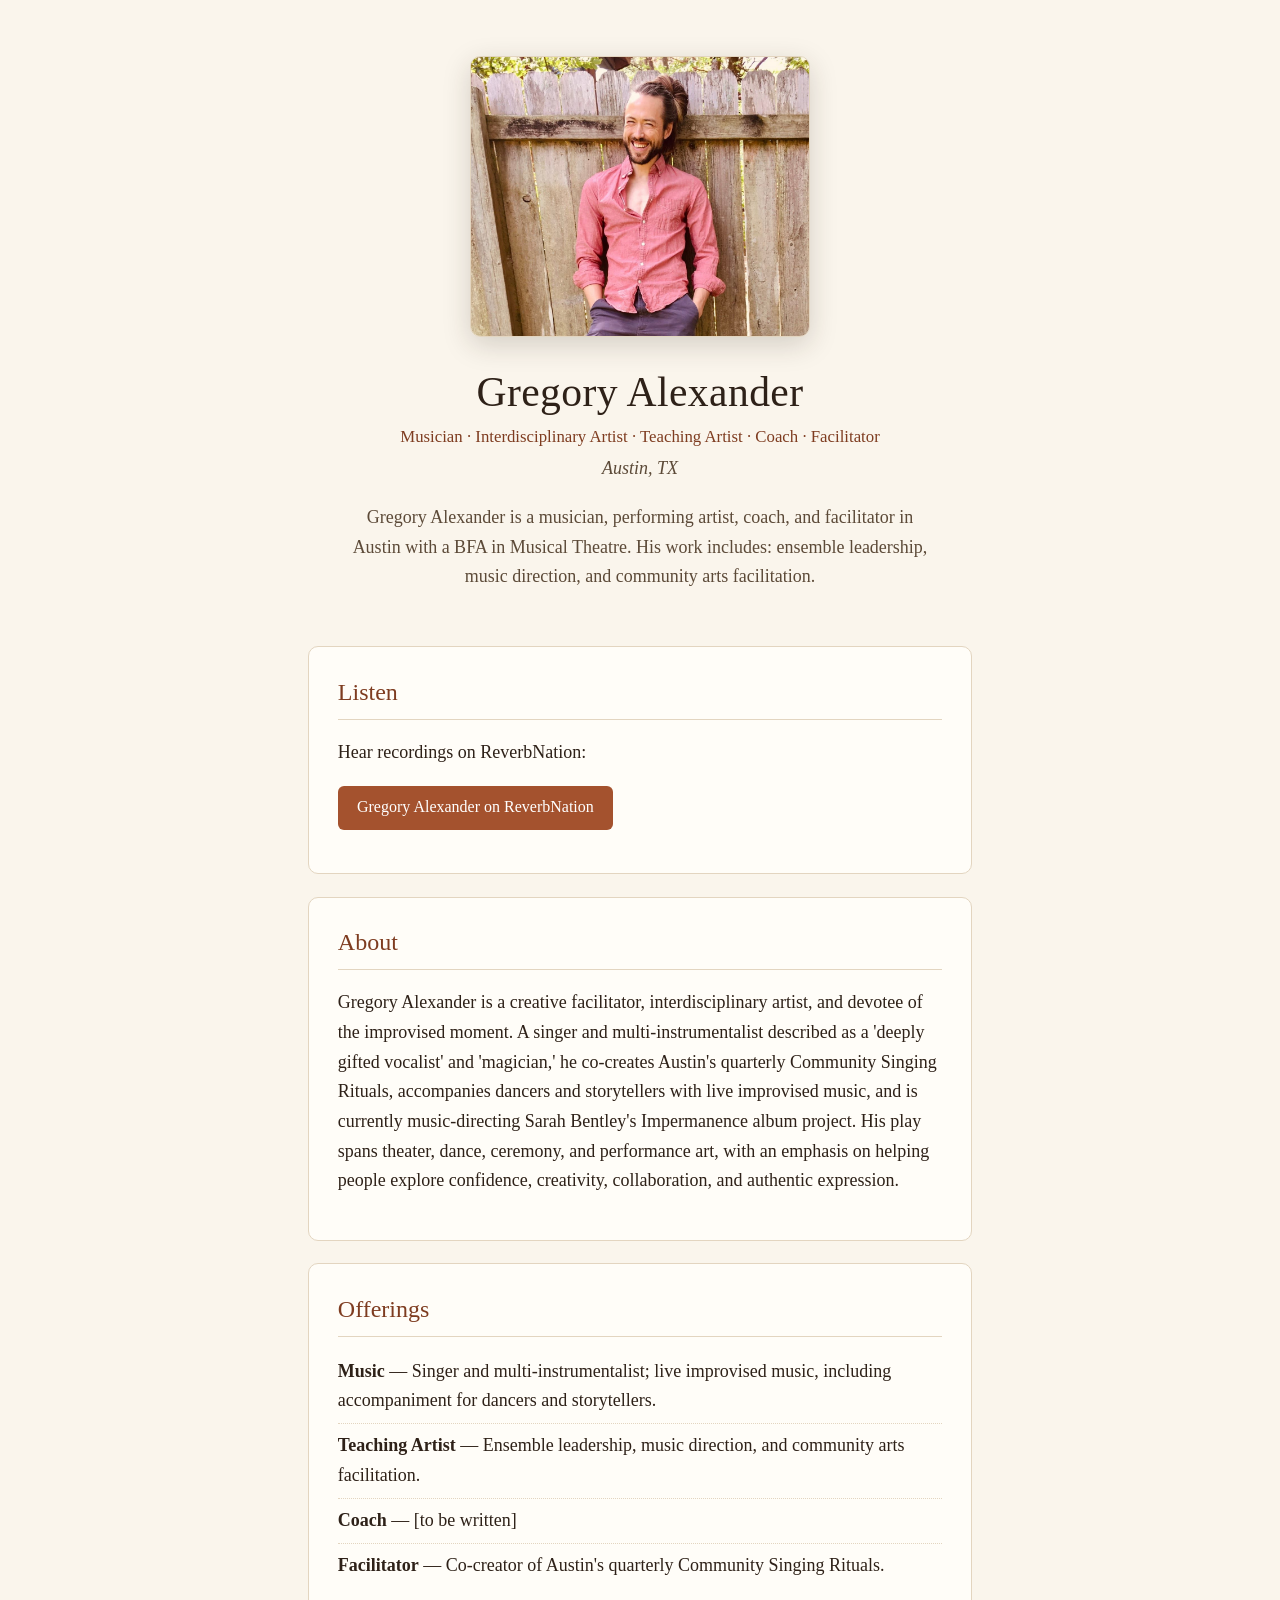
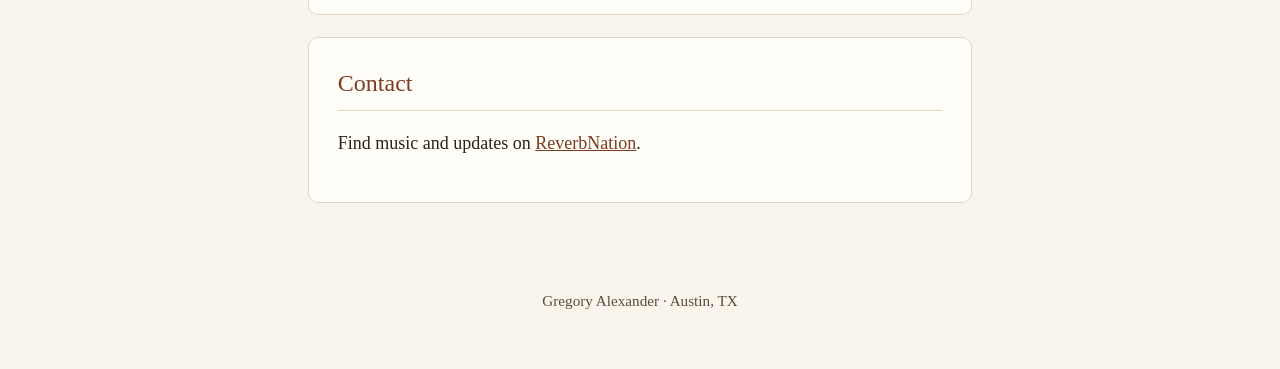
<file: index.html>
<!DOCTYPE html>
<!--
  NOTES FOR FUTURE EDITORS (human or AI):
  - Canonical copy rule: this folder (site/) is the single canonical copy of the
    website. It becomes the contents of the GitHub repository under Gregory
    Alexander's own GitHub account. Always edit these files (or their repo
    copies), never a side copy, so there is only ever one current version.
  - Record suggestions and decisions in DECISIONS.md (same folder) so the
    intent behind changes travels with the site.
  - Working norm: whoever saves changes tells the other person (see DECISIONS.md).
-->
<html lang="en">
<head>
<meta charset="utf-8">
<meta name="viewport" content="width=device-width, initial-scale=1">
<title>Gregory Alexander — Musician · Interdisciplinary Artist · Teaching Artist · Coach · Facilitator</title>
<meta name="description" content="Gregory Alexander is a musician, performing artist, coach, and facilitator in Austin with a BFA in Musical Theatre.">
<link rel="stylesheet" href="styles.css">
</head>
<body>

<header class="hero">
  <img class="portrait" src="assets/gregory-portrait.jpg" alt="Portrait of Gregory Alexander" width="1200" height="990">
  <h1>Gregory Alexander</h1>
  <p class="titles">Musician · Interdisciplinary Artist · Teaching Artist · Coach · Facilitator</p>
  <p class="location">Austin, TX</p>
  <p class="intro">Gregory Alexander is a musician, performing artist, coach, and facilitator in Austin with a BFA in Musical Theatre. His work includes: ensemble leadership, music direction, and community arts facilitation.</p>
</header>

<main>

  <section id="listen">
    <h2>Listen</h2>
    <p>Hear recordings on ReverbNation:</p>
    <p><a class="button" href="https://www.reverbnation.com/gregoryalexanderofficial">Gregory Alexander on ReverbNation</a></p>
  </section>

  <section id="about">
    <h2>About</h2>
    <p>Gregory Alexander is a creative facilitator, interdisciplinary artist, and devotee of the improvised moment. A singer and multi-instrumentalist described as a 'deeply gifted vocalist' and 'magician,' he co-creates Austin's quarterly Community Singing Rituals, accompanies dancers and storytellers with live improvised music, and is currently music-directing Sarah Bentley's Impermanence album project. His play spans theater, dance, ceremony, and performance art, with an emphasis on helping people explore confidence, creativity, collaboration, and authentic expression.</p>
  </section>

  <section id="offerings">
    <h2>Offerings</h2>
    <ul class="offerings">
      <li><strong>Music</strong> — Singer and multi-instrumentalist; live improvised music, including accompaniment for dancers and storytellers.</li>
      <li><strong>Teaching Artist</strong> — Ensemble leadership, music direction, and community arts facilitation.</li>
      <li><strong>Coach</strong> — [to be written]</li>
      <li><strong>Facilitator</strong> — Co-creator of Austin's quarterly Community Singing Rituals.</li>
    </ul>
  </section>

  <section id="contact">
    <h2>Contact</h2>
    <!-- Contact email: awaiting Greg's decision on whether an email address
         appears here, and which one. Left out for now on purpose. -->
    <p>Find music and updates on <a href="https://www.reverbnation.com/gregoryalexanderofficial">ReverbNation</a>.</p>
  </section>

</main>

<footer>
  <p>Gregory Alexander · Austin, TX</p>
</footer>

</body>
</html>
</file>
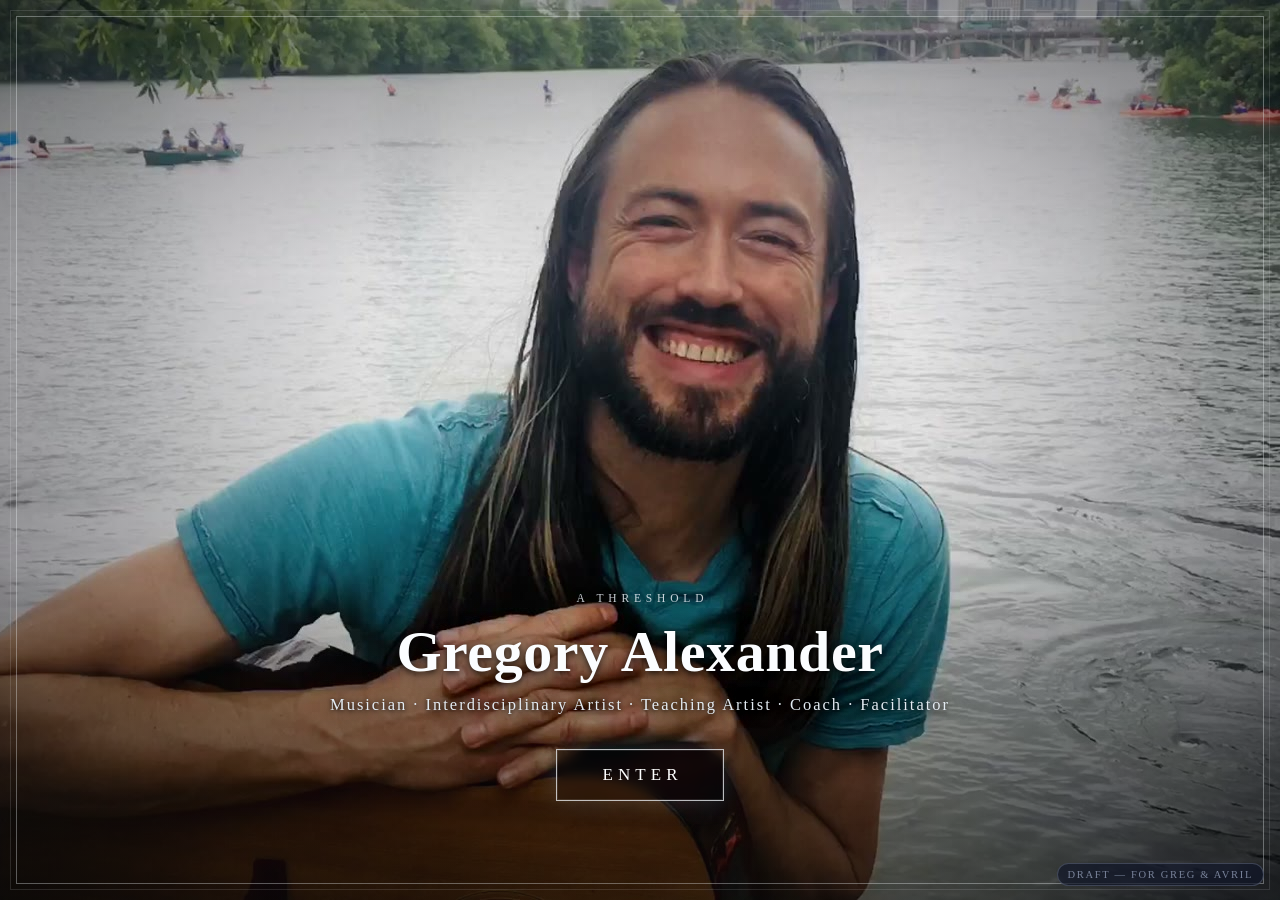
<file: draft-site/index.html>
<!DOCTYPE html>
<html lang="en">
<head>
<meta charset="utf-8">
<meta name="viewport" content="width=device-width, initial-scale=1">
<title>Gregory Alexander — musician · interdisciplinary artist · teaching artist · coach · facilitator</title>
<style>
  *{margin:0;padding:0;box-sizing:border-box;}
  html,body{min-height:100%;}
  body{background:#070b16;color:#e8e4d8;font-family:Georgia,'Times New Roman',serif;-webkit-font-smoothing:antialiased;}
  a{color:#f2d68c;}
  button{font-family:inherit;}

  /* ---------- persistent quiet nav ---------- */
  #nav{position:fixed;top:0;left:0;right:0;z-index:50;display:flex;justify-content:space-between;align-items:center;
    padding:13px 20px;background:linear-gradient(rgba(7,11,22,.88),rgba(7,11,22,0));}
  .cragSvg{display:none;}
  body.fieldOn #nav{background:#04060c;}
  body.fieldOn .cragSvg{display:block;position:absolute;left:0;top:100%;width:100%;height:44px;pointer-events:none;}
  #nav .name{letter-spacing:.22em;text-transform:uppercase;font-size:13px;color:#ece7d9;text-decoration:none;}
  #nav .links a{margin-left:18px;font-size:13.5px;font-style:italic;color:#b9c0d0;text-decoration:none;}
  #nav .links a:hover{color:#f2d68c;}

  .view{display:none;min-height:100vh;}
  .view.on{display:block;}

  /* ---------- cover ---------- */
  #cover{position:relative;overflow:hidden;}
  #cover .bg{position:absolute;inset:0;background:url('assets/fence.jpg') center 5%/cover no-repeat;opacity:.95;}
  #cover .veil{position:absolute;inset:0;background:linear-gradient(to bottom, rgba(7,11,22,.20), rgba(7,11,22,0) 30%, rgba(7,11,22,.52) 76%, rgba(7,11,22,.80));}
  #coverStars{position:absolute;inset:0;}
  #cover .inner{position:relative;z-index:3;min-height:100vh;display:flex;flex-direction:column;align-items:center;justify-content:flex-end;text-align:center;padding:90px 22px 7vh;}
  #cover h1{font-size:clamp(34px,6.2vw,60px);font-weight:700;letter-spacing:.2em;text-transform:uppercase;color:#f7f2e4;text-shadow:0 2px 6px rgba(0,0,0,.85),0 4px 34px rgba(0,0,0,.9);}
  #cover .titles{margin-top:12px;font-size:clamp(13.5px,1.9vw,17.5px);letter-spacing:.12em;color:#d6dce9;text-shadow:0 1px 4px rgba(0,0,0,.9),0 2px 18px rgba(0,0,0,.85);}
  #cover .knownfor{margin-top:30px;max-width:620px;font-style:italic;font-size:clamp(16.5px,2.3vw,20.5px);line-height:1.55;color:#efe9d8;text-shadow:0 1px 4px rgba(0,0,0,.9),0 2px 18px rgba(0,0,0,.9);}
  #cover .enter{margin-top:42px;display:flex;gap:14px;flex-wrap:wrap;justify-content:center;}
  .btn{display:inline-block;padding:12px 26px;border:1px solid rgba(242,214,140,.65);border-radius:999px;color:#f2d68c;
    text-decoration:none;font-size:15.5px;letter-spacing:.04em;background:rgba(10,14,26,.55);cursor:pointer;}
  .btn:hover{background:rgba(242,214,140,.14);}
  .btn.plain{border-color:rgba(185,192,208,.4);color:#b9c0d0;}
  #cover .where{margin-top:36px;font-size:13px;letter-spacing:.18em;color:#8b94a9;text-transform:uppercase;}

  /* ---------- field ---------- */
  #fieldView{position:relative;overflow:hidden;background:linear-gradient(180deg,rgba(2,4,12,.62) 0%,rgba(2,4,12,0) 24%),linear-gradient(180deg,#0a1329 0%,#070e20 30%,#050a16 62%,#04060f 100%);}
  #dust{position:absolute;inset:0;z-index:0;}
  #field{position:absolute;inset:0;z-index:2;cursor:crosshair;}
  .phrase{position:absolute;transform:translate(-50%,-50%);white-space:nowrap;color:#aab4c8;background:none;border:none;
    font-family:inherit;cursor:pointer;padding:2px 4px;will-change:transform,opacity;user-select:none;-webkit-user-select:none;}
  .anchorWord{position:absolute;transform:translate(-50%,-50%);z-index:1;color:rgba(216,222,235,.17);letter-spacing:.3em;
    text-transform:uppercase;white-space:nowrap;pointer-events:none;user-select:none;}
  #fieldHead{position:absolute;top:78px;left:0;right:0;z-index:5;text-align:center;pointer-events:none;}
  #fieldHead h2{font-size:clamp(20px,3vw,30px);font-weight:normal;letter-spacing:.22em;text-transform:uppercase;color:#ece7d9;animation:fieldPhase 6.5s ease-in-out infinite alternate;
    text-shadow:0 0 22px rgba(7,11,22,.95);}
  #fieldHead p{margin-top:5px;font-style:italic;font-size:clamp(12px,1.5vw,14.5px);color:#98a2b8;text-shadow:0 0 14px rgba(7,11,22,.95);}
  #fieldHint{position:absolute;left:0;right:0;bottom:16px;z-index:5;text-align:center;font-style:italic;
    font-size:clamp(11.5px,1.4vw,13.5px);color:#79839a;pointer-events:none;text-shadow:0 0 12px rgba(7,11,22,.95);}

  @keyframes fieldPhase{from{opacity:.66;text-shadow:0 0 22px rgba(7,11,22,.95),0 0 10px rgba(236,231,217,.08);}to{opacity:1;text-shadow:0 0 22px rgba(7,11,22,.95),0 0 30px rgba(236,231,217,.30);}}

  /* ---------- micro card ---------- */
  #card{position:fixed;left:50%;top:50%;transform:translate(-50%,-50%) scale(.86);width:min(480px,calc(100vw - 32px));
    background:rgba(13,18,34,.97);border:1px solid rgba(242,214,140,.45);border-radius:14px;padding:20px 22px 16px;z-index:80;
    opacity:0;pointer-events:none;transition:opacity .38s ease,transform .38s cubic-bezier(.22,1.36,.36,1),box-shadow .38s ease;
    box-shadow:0 0 0 0 rgba(242,214,140,0),0 18px 50px rgba(0,0,0,.55);}
  #card.open{opacity:1;pointer-events:auto;transform:translate(-50%,-50%) scale(1);
    box-shadow:0 0 90px 14px rgba(242,214,140,.20),0 18px 50px rgba(0,0,0,.55);}
  #card{cursor:pointer;}
  #card h3{font-size:19px;font-weight:normal;color:#f2d68c;margin-bottom:8px;padding-right:26px;text-decoration:underline dotted rgba(242,214,140,.65);text-underline-offset:4px;}
  #card p{font-size:14.5px;line-height:1.55;color:#ddd8ca;}
  #card .more{display:inline-block;margin-top:13px;font-size:13.5px;font-style:italic;color:#f2d68c;text-decoration:none;border-bottom:1px dotted rgba(242,214,140,.6);cursor:pointer;background:none;border-top:none;border-left:none;border-right:none;padding:0;}
  #cardClose{position:absolute;top:9px;right:13px;background:none;border:none;color:#98a2b8;font-size:19px;cursor:pointer;}

  /* ---------- rooms ---------- */
  .roomWrap{max-width:760px;margin:0 auto;padding:110px 22px 70px;}
  .roomWrap .kick{font-size:12px;letter-spacing:.26em;text-transform:uppercase;color:#98a2b8;}
  .roomWrap h2{font-size:clamp(26px,4vw,36px);font-weight:normal;color:#f4efe2;margin:10px 0 6px;}
  .roomWrap .sub{font-style:italic;color:#c8cfdd;font-size:16.5px;margin-bottom:22px;}
  .roomWrap img.hero{width:100%;max-height:340px;object-fit:cover;border-radius:10px;margin:8px 0 26px;opacity:.92;}
  .roomWrap p{font-size:16.5px;line-height:1.68;color:#ddd8ca;margin-bottom:16px;}
  .roomWrap h4{font-weight:normal;font-style:italic;color:#f2d68c;font-size:17.5px;margin:26px 0 8px;}
  .roomWrap ul{margin:0 0 16px 20px;}
  .roomWrap li{font-size:16px;line-height:1.6;color:#ddd8ca;margin-bottom:5px;}
  .waysIn{display:flex;flex-wrap:wrap;gap:9px;margin:6px 0 20px;}
  .waysIn button{background:rgba(16,22,40,.85);border:1px solid rgba(217,210,192,.3);border-radius:999px;color:#d9d2c0;
    font-size:13.5px;padding:6px 14px;cursor:pointer;}
  .waysIn button:hover{border-color:rgba(242,214,140,.8);color:#f2d68c;}
  .reach{margin-top:34px;border-top:1px solid rgba(217,210,192,.22);padding-top:20px;}
  .reach p{font-size:15.5px;}
  .reach .big{font-size:17.5px;color:#f4efe2;}
  .sideways{margin-top:26px;font-style:italic;font-size:14.5px;color:#98a2b8;}
  .sideways a{color:#b9c0d0;}

  /* ---------- everything / about ---------- */
  .pageWrap{max-width:820px;margin:0 auto;padding:110px 22px 70px;}
  .pageWrap h2{font-size:clamp(24px,3.6vw,32px);font-weight:normal;color:#f4efe2;letter-spacing:.14em;text-transform:uppercase;margin-bottom:8px;}
  .pageWrap .lede{font-style:italic;color:#c8cfdd;margin-bottom:10px;font-size:16px;}
  .pageWrap h3{font-weight:normal;font-size:25px;letter-spacing:.03em;color:#f2d68c;margin:38px 0 12px;}
  .pageWrap h3 a{color:#f2d68c;text-decoration:none;border-bottom:1px dotted rgba(242,214,140,.5);}
  .pageWrap .phr{display:inline-block;margin:0 14px 9px 0;font-size:15.5px;color:#d9d2c0;text-decoration:none;border-bottom:1px dotted rgba(217,210,192,.35);cursor:pointer;background:none;border-top:none;border-left:none;border-right:none;padding:0;}
  .pageWrap .phr:hover{color:#f2d68c;}
  .pageWrap p{font-size:16.5px;line-height:1.68;color:#ddd8ca;margin-bottom:16px;}
  .pageWrap img.hero{width:100%;max-height:360px;object-fit:cover;border-radius:10px;margin:10px 0 24px;}
  #draftTag{position:fixed;bottom:14px;right:16px;z-index:90;font-size:10.5px;letter-spacing:.16em;color:#79839a;
    border:1px solid rgba(121,131,154,.4);border-radius:999px;padding:5px 10px;background:rgba(16,22,40,.7);}

  /* ---------- light rooms: possibility, crystallized ---------- */
  #roomView,#everythingView,#aboutView,#basicsView{background:linear-gradient(180deg,#faf2df,#f5e7cb 55%,#efdcba);color:#2e2119;}
  #roomView .roomWrap h2,#everythingView .pageWrap h2,#aboutView .pageWrap h2,#basicsView .pageWrap h2{color:#33231a;}
  .roomWrap .kick{color:#a05a2c;}
  #roomView .roomWrap .sub,#everythingView .pageWrap .lede,#aboutView .pageWrap .lede,#basicsView .pageWrap .lede{color:#71563c;}
  #roomView .roomWrap p,#roomView .roomWrap li,#everythingView .pageWrap p,#aboutView .pageWrap p,#basicsView .pageWrap p{color:#41321f;}
  #roomView .roomWrap h4{color:#b3541e;}
  #roomView .roomWrap img.hero{opacity:1;box-shadow:0 10px 34px rgba(90,55,15,.25);}
  #everythingView .pageWrap img.hero,#aboutView .pageWrap img.hero,#basicsView .pageWrap img.hero{box-shadow:0 10px 34px rgba(90,55,15,.22);}
  #roomView .waysIn button{background:rgba(255,252,244,.85);border-color:rgba(122,84,40,.45);color:#5a4028;}
  #roomView .waysIn button:hover{border-color:#b3541e;color:#b3541e;}
  #roomView .reach,#everythingView .reach,#aboutView .reach,#basicsView .reach{border-top-color:rgba(122,84,40,.35);}
  #roomView .reach .big,#everythingView .reach .big,#aboutView .reach .big,#basicsView .reach .big{color:#33231a;}
  #roomView a,#everythingView a,#aboutView a,#basicsView a{color:#9a4a12;}
  #roomView .sideways{color:#8a6c4c;} #roomView .sideways a{color:#9a4a12;}
  #everythingView .pageWrap h3{color:#8a3c0c;} #everythingView .pageWrap h3 a{color:#8a3c0c;border-bottom-color:rgba(154,74,18,.5);}
  #everythingView .pageWrap .phr{color:#5a4632;border-bottom-color:rgba(122,84,40,.4);}
  #everythingView .pageWrap .phr:hover{color:#b3541e;}
  body.lightnav #nav{background:linear-gradient(rgba(250,242,223,.94),rgba(250,242,223,0));}
  body.lightnav #nav .name{color:#4a3220;}
  body.lightnav #nav .links a{color:#7a5a38;}
  body.lightnav #nav .links a:hover{color:#b3541e;}
  /* ---------- basics ---------- */
  .hireCards{display:grid;grid-template-columns:repeat(auto-fit,minmax(215px,1fr));gap:16px;margin:22px 0 8px;}
  .hireCard{display:block;background:rgba(255,252,244,.9);border:1px solid rgba(122,84,40,.35);border-radius:12px;overflow:hidden;text-decoration:none;box-shadow:0 6px 22px rgba(90,55,15,.13);}
  .hireCard img{width:100%;height:130px;object-fit:cover;display:block;}
  .hireCard .hc{padding:13px 16px 15px;}
  .hireCard h4{font-weight:normal;font-size:19px;color:#8a3c0c;margin-bottom:4px;}
  .hireCard p{font-size:14.5px;line-height:1.5;color:#5a4632;margin:0;}
  .hireCard .go{display:inline-block;margin-top:9px;font-style:italic;font-size:13.5px;color:#b3541e;}
  .albumBox{display:flex;gap:20px;flex-wrap:wrap;align-items:flex-start;background:rgba(255,252,244,.9);border:1px solid rgba(122,84,40,.35);border-radius:12px;padding:18px;margin:14px 0 6px;box-shadow:0 6px 22px rgba(90,55,15,.13);}
  .albumBox img{width:150px;height:150px;object-fit:cover;border-radius:8px;}
  .albumBox .tracks{flex:1;min-width:240px;}
  .albumBox .trk{margin-bottom:12px;}
  .albumBox .trk .tt{font-size:15.5px;color:#41321f;margin-bottom:4px;}
  .albumBox audio{width:100%;height:34px;}
  .companyRow{display:flex;gap:14px;overflow-x:auto;padding:6px 2px 14px;margin:8px 0 4px;}
  .companyCard{flex:0 0 168px;background:rgba(255,252,244,.9);border:1px solid rgba(122,84,40,.3);border-radius:10px;overflow:hidden;}
  .companyCard img{width:100%;height:110px;object-fit:cover;display:block;}
  .companyCard .cn{padding:9px 12px;font-size:14.5px;color:#41321f;}
  .companyNote{font-style:italic;color:#7a5a38;font-size:14.5px;margin:-4px 0 12px;}
  .photoStrip{display:grid;grid-template-columns:repeat(auto-fit,minmax(150px,1fr));gap:10px;margin:14px 0 6px;}
  .photoStrip img{width:100%;height:150px;object-fit:cover;border-radius:8px;display:block;}
  .basicsSec{font-weight:normal;font-size:23px;color:#8a3c0c;margin:36px 0 6px;}
  .vidWrap{position:relative;padding-top:56.25%;margin:8px 0 20px;}
  .vidWrap iframe{position:absolute;inset:0;width:100%;height:100%;border:0;border-radius:10px;box-shadow:0 10px 30px rgba(90,55,15,.22);}
  .vidWrap video{position:absolute;inset:0;width:100%;height:100%;border:0;border-radius:10px;object-fit:cover;background:#000;box-shadow:0 10px 30px rgba(90,55,15,.22);}
  #fieldView{touch-action:none;}
  @media (max-width:640px){ .anchorWord{color:rgba(216,222,235,.26);} }
  /* PORTAL */
  #portalView{position:relative;overflow:hidden;background:#060809 url('assets/lake-poster.jpg') center/cover no-repeat;}
  #portalView .pVid{position:absolute;inset:0;}
  #portalView .pVid video{width:100%;height:100%;object-fit:cover;display:block;}
  #portalView .pVeil{position:absolute;inset:0;background:radial-gradient(ellipse at 50% 42%, rgba(4,8,10,0) 30%, rgba(4,8,10,.38) 78%, rgba(3,6,8,.72) 100%),linear-gradient(rgba(4,8,10,.20), rgba(4,8,10,0) 30%, rgba(4,8,10,0) 62%, rgba(4,8,10,.45));}
  #portalView .pFrame{position:absolute;inset:16px;border:1px solid rgba(240,246,250,.34);outline:1px solid rgba(240,246,250,.12);outline-offset:5px;pointer-events:none;}
  #portalView .pInner{position:relative;z-index:3;min-height:100vh;min-height:100svh;display:flex;flex-direction:column;align-items:center;justify-content:flex-end;text-align:center;padding:0 20px 11vh;}
  #portalView .pKick{font-size:11.5px;letter-spacing:.42em;text-transform:uppercase;color:rgba(233,240,246,.85);text-shadow:0 1px 8px rgba(0,0,0,.8);margin-bottom:14px;text-indent:.42em;}
  #portalView h1{font-weight:600;font-size:clamp(34px,6vw,58px);color:#fbfdff;text-shadow:0 2px 6px rgba(0,0,0,.75),0 4px 34px rgba(0,0,0,.8);letter-spacing:.01em;}
  #portalView .pTitles{margin-top:10px;font-size:clamp(12.5px,1.8vw,16.5px);letter-spacing:.12em;color:#e3ebf2;text-shadow:0 1px 4px rgba(0,0,0,.9),0 2px 18px rgba(0,0,0,.85);}
  #portalView .pEnter{margin-top:34px;display:inline-block;font-size:17px;letter-spacing:.30em;text-indent:.30em;text-transform:uppercase;color:#fdfefe;text-decoration:none;padding:15px 40px;border:1px solid rgba(244,249,252,.75);background:rgba(10,16,20,.22);backdrop-filter:blur(6px);-webkit-backdrop-filter:blur(6px);box-shadow:0 0 0 1px rgba(255,255,255,.10) inset,0 0 26px rgba(190,220,240,.18);transition:all .35s ease;}
  #portalView .pEnter:hover{background:rgba(240,248,252,.16);box-shadow:0 0 0 1px rgba(255,255,255,.22) inset,0 0 40px rgba(190,220,240,.35);}
  body.portalOn #nav{display:none;}
  @media (max-width:640px){ #portalView .pFrame{inset:10px;} #portalView .pInner{padding-bottom:9vh;} }
  /* BASICS — lamplit cottage warmth (subtle pass, Nov 25) */
  #basicsView{background:radial-gradient(1100px 480px at 50% -60px, rgba(255,193,105,.38), rgba(255,193,105,0) 62%),linear-gradient(180deg,#faeed4,#f4e1ba 55%,#eccd9f);}
  #basicsView .pageWrap h2{color:#4a2c12;}
  #basicsView .pageWrap h3{color:#7a4416;}
  #basicsView .hireCard{border:1px solid rgba(166,98,32,.38);box-shadow:0 8px 26px rgba(150,84,18,.14);}
  #basicsView .companyCard{border-color:rgba(166,98,32,.30);}
  #basicsView .photoStrip img{box-shadow:0 4px 16px rgba(120,64,14,.20);}
</style>
</head>
<body>

<nav id="nav">
  <a class="name" href="#cover">Gregory Alexander</a>
  <div class="links">
    <a href="#field">The field</a><a href="#basics">The basics</a><a href="#everything">Everything</a><a href="#about">About</a><a href="mailto:gregalexanderheartsyou@gmail.com">Contact</a>
  </div>

  <svg class="cragSvg" viewBox="0 0 1440 48" preserveAspectRatio="none" aria-hidden="true"><path d="M0,0 L1440,0 L1440,4.6 L1434,4.3 L1428,4.1 L1422,4 L1416,3.9 L1410,3.8 L1404,3.9 L1398,4.3 L1392,4.4 L1386,4.4 L1380,4.8 L1374,5.1 L1368,5.4 L1362,5.5 L1356,5.7 L1350,5.8 L1344,5.6 L1338,5.5 L1332,5.2 L1326,5.5 L1320,5.8 L1314,5.6 L1308,5.6 L1302,5.8 L1296,6 L1290,6.3 L1284,6.3 L1278,5.9 L1272,6 L1266,6.3 L1260,6.2 L1254,6.1 L1248,6 L1242,6 L1236,6.2 L1230,6.4 L1224,6.8 L1218,7 L1212,6.9 L1206,7 L1200,7.3 L1194,7.1 L1188,6.9 L1182,6.9 L1176,6.8 L1170,6.7 L1164,6.7 L1158,7 L1152,6.9 L1146,6.4 L1140,6.2 L1134,6 L1128,6 L1122,5.9 L1116,5.6 L1110,5.4 L1104,5.3 L1098,5.4 L1092,6 L1086,6.2 L1080,6 L1074,6.1 L1068,6.5 L1062,6.4 L1056,6.3 L1050,6.3 L1044,6.4 L1038,6.4 L1032,6.5 L1026,6.8 L1020,7 L1014,7.3 L1008,7.3 L1002,7 L996,7 L990,7.1 L984,7.4 L978,7.7 L972,7.4 L966,7.4 L960,7.6 L954,7.9 L948,8.7 L942,8.9 L936,9 L930,9 L924,9 L918,9.7 L912,10.2 L906,10.4 L900,10.5 L894,10.7 L888,10.7 L882,10.4 L876,10.4 L870,10.5 L864,10.4 L858,10.3 L852,9.9 L846,9.5 L840,9.2 L834,9 L828,8.8 L822,8.7 L816,8.3 L810,8.3 L804,8.3 L798,8 L792,7.7 L786,8.1 L780,8.4 L774,8 L768,7.9 L762,8.3 L756,8.3 L750,8.2 L744,8.1 L738,8.1 L732,7.8 L726,7.5 L720,7.5 L714,7.6 L708,7.2 L702,7.2 L696,7.4 L690,7.5 L684,7.8 L678,7.9 L672,8 L666,7.9 L660,7.8 L654,7.9 L648,8 L642,7.8 L636,7.6 L630,7.3 L624,7.2 L618,7.3 L612,7.1 L606,6.9 L600,7.1 L594,7.3 L588,7.4 L582,7.4 L576,7.4 L570,7.3 L564,7.4 L558,7.6 L552,8 L546,7.9 L540,7.5 L534,7.5 L528,7.4 L522,7.5 L516,7.4 L510,6.9 L504,6.6 L498,7 L492,6.8 L486,6 L480,5.6 L474,5.1 L468,4.8 L462,4.5 L456,4.4 L450,4.4 L444,4.7 L438,5 L432,5 L426,5.3 L420,5.7 L414,6 L408,6.5 L402,6.4 L396,6.3 L390,6.1 L384,6 L378,6.4 L372,6.6 L366,6.6 L360,6.5 L354,6.1 L348,6 L342,6 L336,5.8 L330,5.5 L324,5.6 L318,5.6 L312,5.6 L306,5.7 L300,6.1 L294,6.3 L288,6.5 L282,6.6 L276,6.6 L270,6.7 L264,6.7 L258,7 L252,7.3 L246,7.1 L240,7.1 L234,7.1 L228,7.2 L222,7.4 L216,7.2 L210,7 L204,6.6 L198,6.1 L192,5.8 L186,5.6 L180,5.4 L174,5.3 L168,5.7 L162,5.6 L156,4.8 L150,4.5 L144,4.3 L138,4.2 L132,4.2 L126,4.1 L120,4 L114,3.7 L108,3.6 L102,3.8 L96,3.9 L90,3.7 L84,3.7 L78,3.6 L72,4.1 L66,4.9 L60,5.1 L54,5.4 L48,6 L42,6.3 L36,6.2 L30,6.1 L24,5.8 L18,5.8 L12,6.1 L6,6 L0,5.9 Z" fill="#0a1428"/><path d="M0,0 L1440,0 L1440,28.5 L1434,28 L1428,27.9 L1422,28.6 L1416,28.6 L1410,28.2 L1404,28.3 L1398,29.1 L1392,28.6 L1386,28.1 L1380,26.3 L1374,24.8 L1368,25.2 L1362,25.1 L1356,24.9 L1350,24.8 L1344,25.3 L1338,25.2 L1332,24.8 L1326,24.6 L1320,24.2 L1314,23.8 L1308,23.3 L1302,21.8 L1296,21.2 L1290,22.1 L1284,23.1 L1278,24.5 L1272,25.4 L1266,25.8 L1260,26.5 L1254,26.7 L1248,26.2 L1242,25.7 L1236,27.1 L1230,27.3 L1224,25.9 L1218,25.2 L1212,25 L1206,23.7 L1200,21.7 L1194,20.9 L1188,20.2 L1182,17.6 L1176,15.7 L1170,16.6 L1164,17.1 L1158,17.2 L1152,17.1 L1146,16.3 L1140,16 L1134,15.7 L1128,16.4 L1122,17.6 L1116,16.3 L1110,15.5 L1104,16 L1098,16.8 L1092,18.3 L1086,19.5 L1080,20.6 L1074,21.4 L1068,22.6 L1062,22.7 L1056,22.2 L1050,21.6 L1044,20.7 L1038,19.7 L1032,18.8 L1026,17.5 L1020,17.3 L1014,18.1 L1008,18.2 L1002,18 L996,17.8 L990,17.4 L984,16.6 L978,15.8 L972,14.9 L966,14.1 L960,14 L954,13.4 L948,12.7 L942,12.1 L936,11.6 L930,10.9 L924,10.2 L918,9.7 L912,9.7 L906,9.4 L900,9.2 L894,9.3 L888,9.1 L882,8.7 L876,8.6 L870,8.8 L864,8.7 L858,8.6 L852,8.7 L846,8.9 L840,8.9 L834,8.9 L828,8.9 L822,9.2 L816,9.9 L810,10.3 L804,10.4 L798,10.5 L792,10.5 L786,10.9 L780,11.2 L774,11.1 L768,11 L762,10.5 L756,10.3 L750,9.9 L744,9.5 L738,9.1 L732,9 L726,9 L720,8.8 L714,8.6 L708,8.4 L702,8.2 L696,8.3 L690,8.1 L684,7.7 L678,7.6 L672,7.6 L666,7.8 L660,7.9 L654,7.9 L648,7.9 L642,7.7 L636,7.4 L630,7.2 L624,7 L618,7 L612,6.9 L606,7 L600,6.9 L594,6.8 L588,6.6 L582,6.5 L576,6.4 L570,6.4 L564,6.5 L558,6.5 L552,6.5 L546,6.9 L540,7.6 L534,7.7 L528,7.7 L522,7.3 L516,7.3 L510,8.2 L504,8.9 L498,8.8 L492,9.1 L486,9.4 L480,9.8 L474,10.3 L468,10.4 L462,10.5 L456,10.4 L450,10.6 L444,10.8 L438,11.4 L432,13.3 L426,14.1 L420,13.9 L414,14.5 L408,15.5 L402,16.6 L396,17.6 L390,19.4 L384,20.7 L378,20.4 L372,20 L366,18.9 L360,18.5 L354,18.4 L348,17.9 L342,17.9 L336,17.4 L330,17.1 L324,18.6 L318,20.2 L312,19.8 L306,20.5 L300,22.9 L294,23.9 L288,23 L282,24.5 L276,27.2 L270,28.3 L264,29.3 L258,29.5 L252,29.8 L246,29.6 L240,29.8 L234,30.8 L228,30.9 L222,30.1 L216,29.9 L210,30.4 L204,30.2 L198,30.2 L192,29 L186,28 L180,26.8 L174,25.8 L168,25.8 L162,25.3 L156,25 L150,24.9 L144,25.3 L138,24.4 L132,23.2 L126,22.9 L120,22.6 L114,21.9 L108,21.5 L102,21.3 L96,21.4 L90,21.6 L84,22.1 L78,23.2 L72,22.1 L66,20.4 L60,17.5 L54,14.8 L48,13.8 L42,12.7 L36,12.1 L30,11.5 L24,10.9 L18,10.7 L12,10.4 L6,11 L0,11.7 Z" fill="#010204"/></svg>
</nav>

<!-- PORTAL -->
<section class="view" id="portalView">
  <div class="pVid"><video autoplay muted loop playsinline preload="auto" poster="assets/lake-poster.jpg"><source src="assets/portal-loop.mp4" type="video/mp4"></video></div>
  <div class="pVeil"></div><div class="pFrame"></div>
  <div class="pInner">
    <div class="pKick">A threshold</div>
    <h1>Gregory Alexander</h1>
    <div class="pTitles">Musician · Interdisciplinary Artist · Teaching Artist · Coach · Facilitator</div>
    <a class="pEnter" href="#cover">Enter</a>
  </div>
</section>

<!-- COVER -->
<section class="view" id="cover">
  <div class="bg"></div><canvas id="coverStars"></canvas><div class="veil"></div>
  <div class="inner">
    <h1>Gregory Alexander</h1>
    <div class="titles">Musician · Interdisciplinary Artist · Teaching Artist · Coach · Facilitator</div>
    <p class="knownfor">Someone who sits with another person's creative process or creative identity, and helps make it more alive.</p>
    <div class="enter">
      <a class="btn" href="#field">Enter the field</a>
      <a class="btn plain" href="#basics">The basics, plainly</a>
      <a class="btn plain" href="#everything">Everything, plainly</a>
    </div>
    <div class="where">Austin, Texas</div>
  </div>
</section>

<!-- FIELD -->
<section class="view" id="fieldView">
  <canvas id="dust"></canvas>
  <div id="field"></div>
  <div id="fieldHead">
    <h2>The Field of Possibilities</h2>
    <p>every way in is a way of working together</p>
  </div>
  <div id="fieldHint">run your cursor slowly across the field. what is yours will surface.</div>
</section>

<!-- ROOM (filled by script) -->
<section class="view" id="roomView"><div class="roomWrap" id="roomWrap"></div></section>

<!-- EVERYTHING -->
<section class="view" id="everythingView"><div class="pageWrap" id="everythingWrap"></div></section>

<!-- ABOUT -->
<section class="view" id="aboutView"><div class="pageWrap" id="aboutWrap"></div></section>


<!-- BASICS -->
<section class="view" id="basicsView"><div class="pageWrap basicsWrap">
  <h2>The basics</h2>
  <p class="lede">The straightforward page: what he does, what it sounds like, and how to hire him.</p>
  <img class="hero" src="assets/rockwood.jpg" alt="Gregory Alexander live at Rockwood Music Hall">
  <div class="hireCards">
    <a class="hireCard" href="#room/study"><img src="assets/piano.jpg" alt=""><div class="hc"><h4>Lessons &amp; coaching</h4><p>Piano, voice, guitar, songwriting. Starting at $60/hour, times arranged individually.</p><span class="go">Ask about lessons →</span></div></a>
    <a class="hireCard" href="#room/ceremony"><img src="assets/melodica.jpg" alt=""><div class="hc"><h4>Weddings &amp; ceremonies</h4><p>From the aisle song to music-directing the whole day, shaped with couples and planners.</p><span class="go">Plan the music →</span></div></a>
    <a class="hireCard" href="#room/stage"><img src="assets/barika.jpg" alt=""><div class="hc"><h4>Stages &amp; sessions</h4><p>Performance, accompaniment, music direction, and session playing on your record.</p><span class="go">Check availability →</span></div></a>
  </div>
  <h3 class="basicsSec">Hear him: Any Day</h3>
  <p>Greg Alexander sings the songs of Ryan Fauber. Press play.</p>
  <div class="albumBox">
    <img src="assets/album.jpg" alt="Any Day album cover">
    <div class="tracks">
      <div class="trk"><div class="tt">Are You With Me</div><audio controls preload="none" src="assets/anyday-are-you-with-me.mp3"></audio></div>
      <div class="trk"><div class="tt">Heart of the Matter</div><audio controls preload="none" src="assets/anyday-heart-of-the-matter.mp3"></audio></div>
      <div class="trk"><div class="tt">I'm Letting You Go</div><audio controls preload="none" src="assets/anyday-letting-you-go.mp3"></audio></div>
    </div>
  </div>
  <h3 class="basicsSec">The company he keeps</h3>
  <p class="companyNote">Bands he is in, projects he has done, and friends he has joined on stage.</p>
  <div class="companyRow">
    <div class="companyCard"><img src="assets/mystic.jpg" alt=""><div class="cn">Mystic Revival</div></div>
    <div class="companyCard"><img src="assets/awakened.jpg" alt=""><div class="cn">Awakened Hearts</div></div>
    <div class="companyCard"><img src="assets/moveit.jpg" alt=""><div class="cn">The Move It Move It</div></div>
    <div class="companyCard"><img src="assets/pirate.jpg" alt=""><div class="cn">The Absent-Minded Pirate</div></div>
    <div class="companyCard"><img src="assets/starseed.jpg" alt=""><div class="cn">Starseed Scouts</div></div>
    <div class="companyCard"><img src="assets/barika.jpg" alt=""><div class="cn">Barika Ensemble</div></div>
    <div class="companyCard"><img src="assets/amyband.jpg" alt=""><div class="cn">With Amy Sue Berlin</div></div>
  </div>
  <h3 class="basicsSec">From the years</h3>
  <div class="photoStrip">
    <img src="assets/gregory.jpg" alt=""><img src="assets/fence2.jpg" alt=""><img src="assets/garden.jpg" alt=""><img src="assets/woods.jpg" alt=""><img src="assets/grass.jpg" alt=""><img src="assets/singing.jpg" alt=""><img src="assets/rockwood.jpg" alt=""><img src="assets/samstown.jpg" alt=""><img src="assets/barika.jpg" alt=""><img src="assets/mystic.jpg" alt=""><img src="assets/awakened.jpg" alt=""><img src="assets/starseed.jpg" alt=""><img src="assets/amyband.jpg" alt=""><img src="assets/moveit.jpg" alt=""><img src="assets/island.jpg" alt=""><img src="assets/pirate.jpg" alt=""><img src="assets/melodica.jpg" alt=""><img src="assets/piano.jpg" alt=""><img src="assets/keys.jpg" alt=""><img src="assets/tg.jpg" alt=""><img src="assets/contact.jpg" alt=""><img src="assets/well.jpg" alt=""><img src="assets/img2203.jpg" alt=""><img src="assets/img2302.jpg" alt="">
  </div>
  <div class="reach"><p class="big">Reach out, and we will find a time that works.</p><p><a href="mailto:gregalexanderheartsyou@gmail.com">gregalexanderheartsyou@gmail.com</a> · 802-734-6148</p></div>
  <div class="sideways" style="margin-top:22px;font-style:italic;">Or wander: <a href="#field">the field of possibilities</a> · <a href="#everything">everything, the long way</a></div>
</div></section>

<!-- MICRO CARD -->
<div id="card" role="dialog" aria-hidden="true">
  <button id="cardClose" type="button" aria-label="Close">×</button>
  <h3 id="cardTitle"></h3>
  <p id="cardBody"></p>
  <button class="more" id="cardMore" type="button"></button>
</div>

<div id="draftTag">DRAFT — FOR GREG &amp; AVRIL</div>

<script>
'use strict';
function mulberry32(a){return function(){a|=0;a=a+0x6D2B79F5|0;var t=Math.imul(a^a>>>15,1|a);t=t+Math.imul(t^t>>>7,61|t)^t;return((t^t>>>14)>>>0)/4294967296;};}
var rnd = mulberry32(20261124);

/* ================= FIELD DATA — interfaces only ================= */
var P = [
  {t:'piano lessons', c:'study', e:1},{t:'voice lessons', c:'study'},{t:'guitar lessons', c:'study'},
  {t:'songwriting', c:'study'},{t:'composition', c:'study'},{t:'music theory', c:'study'},
  {t:'ear training', c:'study'},{t:'improvisation', c:'study'},{t:"what's a pocket?", c:'study'},
  {t:'I want to learn how to groove', c:'study'},{t:'help my kid love music', c:'study', e:1},
  {t:'sing with me', c:'study'},{t:"let's get that song out of you", c:'study'},
  {t:'music for our wedding', c:'ceremony', e:1},{t:'shape the whole sonic layer of the day', c:'ceremony'},
  {t:'our first dance', c:'ceremony'},{t:'walk down the aisle', c:'ceremony'},
  {t:'a singing ritual', c:'ceremony'},{t:'music for a memorial', c:'ceremony'},
  {t:'a sound bath', c:'ceremony'},{t:'help curating the music', c:'ceremony'},
  {t:'accompanist needed', c:'stage'},{t:'music for my dance piece', c:'stage'},
  {t:'a music director for our show', c:'stage', e:1},{t:'audition coaching', c:'stage', e:1},{t:'music for film', c:'stage'},{t:'play for somebody to sing', c:'stage'},{t:'music for my theater piece', c:'stage'},{t:'live music for our production', c:'stage'},
  {t:'commission something', c:'create'},{t:'devising together', c:'create'},
  {t:'my band needs ears', c:'create'},{t:'an installation', c:'create'},{t:'a piece for our ensemble', c:'create'},{t:'write something for us', c:'create'},{t:'build a piece together', c:'create'},{t:'score our project', c:'create'},
  {t:'creativity coaching', c:'coach', e:1},{t:'sit with my creative process', c:'coach'},
  {t:'unblock the work', c:'coach'},{t:'grow as an artist', c:'coach'},{t:'support my practice', c:'coach'},{t:'sit with my creative identity', c:'coach'},{t:'help my work come alive', c:'coach'},{t:'a witness for my process', c:'coach'},
  {t:'hear him play', c:'listen'},{t:'watch him perform', c:'listen'},
  {t:'recordings', c:'listen'},{t:'live sets', c:'listen'},{t:'I used to play', c:'listen'},{t:'watch him play', c:'listen'},{t:'hear him sing', c:'listen'},{t:'see him live', c:'listen'},
  {t:'in the studio', c:'studio'},{t:'sing on your record', c:'studio'},{t:'play on your album', c:'studio'},{t:'play keys on your album', c:'studio'},{t:'vocals for your track', c:'studio'},{t:'guitar for your session', c:'studio'},{t:'synth on your record', c:'studio'},{t:'a singer for your session', c:'studio'}
];
var ROOMNAMES = { study:'Study — lessons, sessions & coaching', ceremony:'Ceremonies & weddings', stage:'Stage & screen', create:'Make something together', coach:'Coaching', listen:'Listen & watch', studio:'In the studio' };
var FALLBACK = {
  study:'Part of the study room: lessons, coaching, and music deepening, shaped around the music you actually want to make.',
  ceremony:'Part of the ceremonial room: music shaped to the day, from the first guest to the last dance.',
  stage:'Part of the stage and screen room: accompaniment, music direction, and coaching for performers.',
  create:'Part of the making room: commissions, devising, and collaboration, beginning with a conversation.',
  coach:'Part of the coaching room: a creativity practice, witnessed and supported over time.',
  listen:'Part of the listening room: recordings, videos, and live sets, gathered in one place.',
  studio:'Part of the studio room: session work, his singing and playing recorded on your album.'
};
var BLURBS = {
  'piano lessons':'Piano and keyboards, from first notes to fluent improvisation, shaped around the music you actually want to make. In person in Windsor Park, near Mueller, or at your home.',
  'voice lessons':'Voice lessons and singing accompaniment, shaped around the music you actually want to make.',
  'guitar lessons':'Guitar, from first chords to your own songs, shaped around the music you actually want to make.',
  'songwriting':'He writes songs about life, love and the natural world, and helps other people get theirs out of them.',
  'music theory':'Theory is a map of why music moves you: how chords lean, how melodies land, how to read what you hear. We build it from the music you already love, not from a workbook.',
  "what's a pocket?":'The pocket is a mysterious place. As part of ensemble studies, working together, playing, exploring, listening, we will explore what the heck it is, and what to do with it.',
  'I want to learn how to groove':'Groove is ensemble work: finding the pocket, holding rhythmic consistency, listening wider than your own part. We explore it by playing together, not by diagram.',
  'help my kid love music':'Love of music cannot be made to happen. It can be encouraged: hanging out, following the child\u2019s lead, holding space for exploration. That is the honest shape of this work.',
  'music for our wedding':'Music for the day as a whole, not just the moments everyone notices. I work with couples and planners to shape the sonic layer of the ceremony and celebration.',
  'shape the whole sonic layer of the day':'There is a difference between booking songs and shaping a day. This is ceremony music direction: the arc of sound from the first guest arriving to the last dance.',
  'audition coaching':'Coaching for actors and singers preparing to audition, including musical theater: the song, the cut, the room, and how to walk into it as yourself.',
  'a music director for our show':'Music direction for theater and performance: ensemble leadership, live musicians, and the sound of the whole production, held together.',
  'accompanist needed':'He accompanies dancers and storytellers with live improvised music, and singers at the piano. Accompaniment is listening, played.',
  'creativity coaching':'Someone who sits with another person\u2019s creative process or creative identity and helps make it more alive and supports them. That is the coaching, whatever the medium.',
  'in the studio':'Studio work means his singing and playing on your record: vocals, guitar, piano, and synth, recorded in your session, on your album.',
  'sing on your record':'A singer and multi-instrumentalist, hireable to come in and record on your album: vocals, guitar, piano, synth.',
  'a sound bath':'Sound healing at the front of the room: singing bowls, voice, and quiet instruments, holding the space while it happens.'
};

/* ================= ROOMS ================= */
var REACH = '<div class="reach"><p class="big">Reach out, and we will find a time that works.</p>'
  + '<p><a href="mailto:gregalexanderheartsyou@gmail.com">gregalexanderheartsyou@gmail.com</a> · 802-734-6148</p></div>';
var ROOMS = {
study:{ kick:'Study', title:'Lessons, sessions & coaching', sub:'shaped around the music you actually want to make', img:'assets/keys.jpg',
  body:'<p>Gregory Alexander is a musician, performing artist, coach, and facilitator in Austin with a BFA in Musical Theatre. Private lessons and coaching in piano and keyboards, voice, guitar, songwriting and composition, improvisation, and ear training, shaped around the music you actually want to make. The intention is to cultivate play, joy, and curiosity.</p>'
  + '<p>There is no split here between lessons for kids and lessons for adults; the work is the same work. What differs is the aim: learning an instrument, deepening a practice, or being coached and supported in the learning itself. Coaching reaches past any single instrument, too: practice, goals, dynamics, and passion can be coached whether or not it is an instrument he plays.</p>'
  + '<h4>The pocket</h4><p>The pocket is a mysterious place. As part of ensemble studies, working together, playing, exploring, listening, we will explore what the heck it is, and what to do with it.</p>'
  + '<h4>Help my kid love music</h4><p>Love of music cannot be made to happen. It can be encouraged: hanging out with a kid, following their lead, holding space for learning, growth, and exploration. If a parent hires him for that, that is the shape the work honestly takes.</p>'
  + '<p>Starting at $60/hour. Lesson times are arranged individually.</p>',
  ways:['piano lessons','voice lessons','guitar lessons','songwriting','music theory',"what's a pocket?",'I want to learn how to groove','help my kid love music'], img2:'assets/piano.jpg' },
ceremony:{ kick:'Ceremonies', title:'Ceremonies & weddings', sub:'music shaped to the day', img:'assets/melodica.jpg',
  body:'<p>I work with couples and wedding planners to create the perfect sonic layer for their special day.</p>'
  + '<p>It is a range, not a list. At one end, improvising something beautiful while the bride walks down the aisle. At the other, being the musical director of the whole wedding: choosing the music, finding the right players, deciding the processional, acting as the organizational musical voice with the couple and the planner.</p>'
  + '<h4>Ways it can look</h4><ul><li>Help curating and music-directing the wedding</li><li>Playing for somebody to sing</li><li>Singing during cocktail hour, or singing the aisle song</li><li>Sound healing at the front, singing bowls during the processional</li></ul>'
  + '<p>He also co-creates Austin\u2019s quarterly Community Singing Rituals, and plays music for memorials and gatherings where the room itself is the occasion.</p>',
  ways:['music for our wedding','shape the whole sonic layer of the day','our first dance','walk down the aisle','a singing ritual','music for a memorial','a sound bath','help curating the music'], img2:'assets/island.jpg' },
stage:{ kick:'Stage & screen', title:'Stage & screen work', sub:'accompaniment, music direction, coaching', img:'assets/gregory.jpg',
  body:'<p>He accompanies dancers and storytellers with live improvised music, and is currently music-directing Sarah Bentley\u2019s Impermanence album project. His play spans theater, dance, ceremony, and performance art.</p>'
  + '<h4>Audition coaching</h4><p>He also coaches acting and audition preparation, including musical theater: the song, the cut, the room, and how to walk into it as yourself.</p>',
  ways:['accompanist needed','music for my dance piece','a music director for our show','audition coaching','music for film','play for somebody to sing','music for my theater piece','live music for our production'], img2:'assets/rockwood.jpg' },
create:{ kick:'Create', title:'Make something together', sub:'commissions, devising, collaboration', img:'assets/well.jpg',
  body:'<p>Gregory Alexander is a creative facilitator, interdisciplinary artist, and devotee of the improvised moment. Commissions are an engine of his work: a theme, an occasion, a deadline, and something new exists that did not before.</p>'
  + '<p>Work spans music and theater, ensemble leadership, improvisation, recording, and community arts, with an emphasis on helping people explore confidence, creativity, collaboration, and authentic artistic expression.</p>'
  + '<p>If you are making something and it needs ears, a deviser, or a composer in the room, the way in is a conversation.</p>',
  ways:['commission something','devising together','my band needs ears','an installation','a piece for our ensemble','write something for us','build a piece together','score our project'], img2:'assets/barika.jpg' },
coach:{ kick:'Coaching', title:'Coaching', sub:'a creativity practice, witnessed and supported', img:'assets/piano.jpg',
  body:'<p>Someone who sits with another person\u2019s creative process or creative identity and helps make it more alive and supports them. That sentence covers the lessons, the ceremonial work, and this: coaching for artists and makers in any medium, with music and sound at the center.</p>'
  + '<p>It is the work of a creativity professional: art, writing, general creative practice, and the life around the work, including the presence-based and spiritual edges of it, as they arise.</p>',
  ways:['creativity coaching','sit with my creative process','unblock the work','grow as an artist','support my practice','sit with my creative identity','help my work come alive','a witness for my process'], img2:'assets/contact.jpg' },
listen:{ kick:'Witness', title:'Listen & watch', sub:'the work, as it exists so far', img:'assets/album.jpg',
  body:'<p>A singer and multi-instrumentalist described as a "deeply gifted vocalist" and "magician." Recordings, videos, and live sets live here, and the shelf grows.</p>'
  + '<p>He recorded an album, "Any Day: Greg Alexander sings the songs of Ryan Fauber." He performs "The Absent-Minded Pirate," written by Billy Lucas. He plays with Sparrowji, Mystic Revival, and Awakened Hearts, and co-leads the song circles of Home Street Music.</p>'
  + '<h4>Any Day: three tracks, press play</h4><div class="albumBox"><img src="assets/album.jpg" alt="Any Day album cover"><div class="tracks">'
  + '<div class="trk"><div class="tt">Are You With Me</div><audio controls preload="none" src="assets/anyday-are-you-with-me.mp3"></audio></div>'
  + '<div class="trk"><div class="tt">Heart of the Matter</div><audio controls preload="none" src="assets/anyday-heart-of-the-matter.mp3"></audio></div>'
  + '<div class="trk"><div class="tt">I\'m Letting You Go</div><audio controls preload="none" src="assets/anyday-letting-you-go.mp3"></audio></div>'
  + '</div></div>'
  + '<p><a href="https://www.reverbnation.com/gregoryalexanderofficial" target="_blank" rel="noopener">Listen on ReverbNation</a></p>'
  + '<p>And a living-room one: Dante Cimadamore (Give Me Motion) and Greg jamming \u201cDon\u2019t Need a Map\u201d on one of Dante\u2019s Austin passes, Greg on mandolin. He sang on the original studio recording.</p>'
  + '<div class="vidWrap"><iframe src="https://www.youtube-nocookie.com/embed/JGOfJaFoMdM" title="Don\u2019t Need a Map, Dante and Greg jamming" loading="lazy" allowfullscreen></iframe></div>'
  + '<h4>Session work, to hear</h4><p>His studio proofs, gathered here because this is the room for hearing him; they live in the studio room too.</p>'
  + '<p><strong>Space Zombie</strong> (2012), the animated short by Mary Doodles; the score is his improvised piano.</p>'
  + '<div class="vidWrap"><iframe src="https://www.youtube-nocookie.com/embed/qwD5r6xCxiM" title="Space Zombie, animated short by Mary Doodles" loading="lazy" allowfullscreen></iframe></div>'
  + '<p><strong>Awkward White Guys in Shorts</strong> (2012), Nice Peter. Piano on the studio recording; he sings in the choruses.</p>'
  + '<div class="vidWrap"><iframe src="https://www.youtube-nocookie.com/embed/dC3cnPqs3m4" title="Awkward White Guys in Shorts, Nice Peter" loading="lazy" allowfullscreen></iframe></div>'
  + '<p><strong>Don\u2019t Need a Map</strong> (2018), Give Me Motion; the official video. His backing vocals are on the record.</p>'
  + '<div class="vidWrap"><iframe src="https://www.youtube-nocookie.com/embed/K9grCHiujE4" title="Don\u2019t Need a Map, Give Me Motion (official video)" loading="lazy" allowfullscreen></iframe></div>'
  + '<h4>In the woods, one take</h4><div class="vidWrap"><video controls preload="none" poster="assets/woods.jpg" src="assets/woods-clip.mp4"></video></div>',
  ways:['hear him play','watch him perform','recordings','live sets','I used to play','watch him play','hear him sing','see him live'], img2:'assets/well.jpg' },
studio:{ kick:'Studio work', title:'In the studio', sub:'session work: his playing and singing, on your record', img:'assets/piano.jpg',
  body:'<p>Studio work, here, means session work: Gregory is hireable to come in and record on your album: vocals, guitar, piano, and synth.</p>'
  + '<p>He performs on guitar, piano, harmonica, flute and melodica, and writes songs about life, love and the natural world. If your track needs a voice or an instrument played by someone listening as much as playing, that is the offer.</p>'
  + '<h4>Selected session work</h4>'
  + '<p><strong>Space Zombie</strong>, Mary Doodles\u2019 animated short (2012). The score is his improvised piano, recorded in a professional studio; Dante added theremin and drums.</p>'
  + '<div class="vidWrap"><iframe src="https://www.youtube-nocookie.com/embed/qwD5r6xCxiM" title="Space Zombie, animated short by Mary Doodles" loading="lazy" allowfullscreen></iframe></div>'
  + '<p><strong>Awkward White Guys in Shorts</strong>, Nice Peter\u2019s single (Maker Studios, 2012). He plays piano on the studio recording, and he is one of the four awkward white guys on screen.</p>'
  + '<div class="vidWrap"><iframe src="https://www.youtube-nocookie.com/embed/dC3cnPqs3m4" title="Awkward White Guys in Shorts, Nice Peter" loading="lazy" allowfullscreen></iframe></div>'
  + '<p><strong>The Absent-Minded Pirate</strong>, Billy Lucas\u2019s musical. He sang lead on the cast recording: musical-theater singing, tracked in studio.</p>'
  + '<p><strong>I Don\u2019t Need a Map</strong>, Give Me Motion, Dante Cimadamore\u2019s project (There Goes Summer, 2018). Big backing vocals, sung in studio; the released credits list him by name: Gregory Alexander, background vocals.</p>'
  + '<div class="vidWrap"><iframe src="https://www.youtube-nocookie.com/embed/K9grCHiujE4" title="Don\u2019t Need a Map, Give Me Motion (official video)" loading="lazy" allowfullscreen></iframe></div>'
  + '<p>And his own album <strong>Any Day</strong> (2012), three tracks of which play on the Basics page and in the listening room.</p>',
  ways:['in the studio','sing on your record','play on your album','play keys on your album','vocals for your track','guitar for your session','synth on your record','a singer for your session'], img2:'' }
};

/* ================= FIELD ENGINE (the Lens) ================= */
var field = document.getElementById('field');
var instances = [];
P.forEach(function(p){
  var copies = p.e ? 10 : 7;
  for(var i=0;i<copies;i++){
    var el = document.createElement('button');
    el.type = 'button'; el.className = 'phrase'; el.textContent = p.t;
    field.appendChild(el);
    var it = { p:p, el:el, x:0, y:0, hx:0, hy:0, z:0.9 + rnd()*0.2, f:0, lit:false, lastB:-1, ph:rnd()*6.28, sp:0.14 + rnd()*0.22, ax:8 + rnd()*16, ay:6 + rnd()*12 };
    el.addEventListener('click', function(){ if(performance.now() < suppressTapUntil) return; openCard(p); });
    instances.push(it);
  }
});
var ANCHORS = [
  {t:'Study', x:20, y:30},{t:'Ceremony', x:78, y:26},{t:'Stage', x:22, y:74},
  {t:'Create', x:76, y:72},{t:'Coaching', x:50, y:90},{t:'Listen', x:50, y:13},{t:'Studio', x:90, y:50}
];
var anchorEls = ANCHORS.map(function(a){
  var el = document.createElement('div'); el.className = 'anchorWord'; el.textContent = a.t;
  document.getElementById('fieldView').appendChild(el); return {a:a, el:el};
});
var W = 0, H = 0, baseFS = 12, fieldReady = false;
function layout(){
  var fv = document.getElementById('fieldView');
  W = fv.clientWidth; H = fv.clientHeight;
  baseFS = Math.max(10.5, Math.min(13.5, W/95));
  if(W < 640){ surgeK = 2.2; blurMax = 0.8; restO = 0.22; baseFS = Math.max(13, Math.min(14.5, W/27)); }
  else { surgeK = 1.75; blurMax = 1.1; restO = 0.13; }
  var anchorPos = {};
  ANCHORS.forEach(function(a){ anchorPos[a.t.toLowerCase()] = { x: a.x/100*W, y: a.y/100*H }; });
  var homeOf = { study:'study', ceremony:'ceremony', stage:'stage', create:'create', coach:'coaching', listen:'listen', studio:'studio' };
  function gauss(){ return (rnd() + rnd() + rnd() - 1.5) / 1.5; }
  var totals = {}, seenN = {};
  instances.forEach(function(q){ totals[q.p] = (totals[q.p] || 0) + 1; });
  instances.forEach(function(it){
    seenN[it.p] = (seenN[it.p] || 0) + 1;
    var quota = (W < 640) ? Math.max(2, Math.round(totals[it.p] * 0.45)) : totals[it.p];
    it.hidden = seenN[it.p] > quota;
    it.el.style.display = it.hidden ? 'none' : '';
    var home = anchorPos[homeOf[it.p.c]];
    if(home && rnd() < 0.72){
      it.hx = home.x + gauss()*W*0.16;
      it.hy = home.y + gauss()*H*0.13;
    } else {
      it.hx = 30 + rnd()*(W - 60);
      it.hy = 58 + rnd()*(H - 88);
    }
    it.hx = Math.max(24, Math.min(W - 24, it.hx));
    it.hy = Math.max(W < 640 ? 96 : 26, Math.min(H - 16, it.hy));
    it.x = it.hx; it.y = it.hy;
    it.el.style.fontSize = (baseFS*it.z*1.0) + 'px';
    it.w = it.el.offsetWidth;
    it.el.style.left = it.x + 'px'; it.el.style.top = it.y + 'px';
  });
  anchorEls.forEach(function(o){
    o.el.style.left = (o.a.x/100*W) + 'px'; o.el.style.top = (o.a.y/100*H) + 'px';
    o.el.style.fontSize = Math.max(20, W/34) + 'px';
  });
  drawDust();
  fieldReady = true;
}
var dust = document.getElementById('dust'), dctx = dust.getContext('2d');
var stars = [];
function drawDust(){
  dust.width = W; dust.height = H;
  var neb = document.createElement('canvas'); neb.width = W; neb.height = H;
  var nctx = neb.getContext('2d');
  var drnd0 = mulberry32(4242);
  var nebCols = ['rgba(58,44,178,', 'rgba(18,96,164,', 'rgba(118,40,128,', 'rgba(26,66,178,', 'rgba(84,54,180,', 'rgba(14,116,150,'];
  for(var nb=0; nb<8; nb++){
    var nx = drnd0()*W, ny = nb < 3 ? drnd0()*H*0.22 : drnd0()*H, nr = (0.28 + drnd0()*0.34) * W;
    var ng = nctx.createRadialGradient(nx, ny, 0, nx, ny, nr);
    var nc = nebCols[nb % nebCols.length];
    ng.addColorStop(0, nc + '0.135)'); ng.addColorStop(1, nc + '0)');
    nctx.fillStyle = ng; nctx.fillRect(nx - nr, ny - nr, nr*2, nr*2);
  }
  for(var mb=0; mb<4; mb++){
    var mt2 = 0.18 + mb*0.23, mx = W*(0.10 + 0.72*mt2), my = H*(0.04 + 0.88*mt2), mr = W*(0.15 + (mb % 2)*0.06);
    var mgrad = nctx.createRadialGradient(mx, my, 0, mx, my, mr);
    mgrad.addColorStop(0, 'rgba(168,188,235,0.05)'); mgrad.addColorStop(1, 'rgba(168,188,235,0)');
    nctx.fillStyle = mgrad; nctx.fillRect(mx - mr, my - mr, mr*2, mr*2);
  }
  window._neb = neb;
  var glowC = document.createElement('canvas'); glowC.width = glowC.height = 64;
  var gctx = glowC.getContext('2d');
  var gg = gctx.createRadialGradient(32,32,0,32,32,32);
  gg.addColorStop(0,'rgba(255,255,255,0.85)'); gg.addColorStop(0.25,'rgba(230,238,255,0.32)'); gg.addColorStop(0.6,'rgba(200,216,255,0.09)'); gg.addColorStop(1,'rgba(200,216,255,0)');
  gctx.fillStyle = gg; gctx.fillRect(0,0,64,64);
  window._glow = glowC;
  stars = [];
  var drnd = mulberry32(777);
  for(var i=0;i<780;i++){
    var sr = drnd(), layer = sr < 0.68 ? 0 : (sr < 0.93 ? 1 : 2);
    stars.push({ x: drnd()*W, y: drnd()*H,
      r: layer === 0 ? (drnd()*0.45 + 0.15) : (layer === 1 ? (drnd()*0.7 + 0.4) : (drnd()*1.0 + 0.9)),
      a: layer === 0 ? (drnd()*0.26 + 0.08) : (layer === 1 ? (drnd()*0.36 + 0.18) : (drnd()*0.28 + 0.37)),
      ph: drnd()*6.28, sp: drnd()*1.4 + 0.3, amp: layer === 2 ? (drnd()*0.30 + 0.14) : (drnd()*0.26 + 0.07) });
  }
  for(var mi=0; mi<380; mi++){
    var mt = drnd(), mg = (drnd() + drnd() + drnd() - 1.5)/1.5;
    stars.push({ x: W*(0.10 + 0.72*mt) + mg*W*0.055, y: H*(0.04 + 0.88*mt) + mg*H*0.055,
      r: drnd()*0.4 + 0.12, a: drnd()*0.13 + 0.04, ph: drnd()*6.28, sp: drnd()*1.2 + 0.3, amp: drnd()*0.10 + 0.03 });
  }
}
function tickDust(t){
  if(!stars.length) return;
  dctx.clearRect(0,0,W,H); if(window._neb) dctx.drawImage(window._neb, 0, 0); dctx.fillStyle = '#dfe6f4';
  for(var i=0;i<stars.length;i++){
    var s = stars[i];
    var sa = Math.max(0.02, s.a + Math.sin(t*0.001*s.sp + s.ph)*s.amp);
    if(s.r > 0.9 && window._glow){ var hs = s.r*7; dctx.globalAlpha = sa*0.55; dctx.drawImage(window._glow, s.x - hs/2, s.y - hs/2, hs, hs); }
    dctx.globalAlpha = sa;
    dctx.beginPath(); dctx.arc(s.x, s.y, s.r, 0, 7); dctx.fill();
  }
  dctx.globalAlpha = 1;
}
var px = -9999, py = -9999, pointerOn = false, winner = null;
var rx = -9999, ry = -9999, rOn = false, lastAct = performance.now();
var surgeK = 1.75, blurMax = 1.1, restO = 0.13;
var autoMode = false, nextTw = 0, lastTw = null, twByP = {};
var sticky = null, suppressTapUntil = 0;
window.addEventListener('pointermove', function(e){ rx = e.clientX; ry = e.clientY; rOn = true; lastAct = performance.now(); });
window.addEventListener('pointerdown', function(e){
  if(e.pointerType !== 'mouse' && sticky && performance.now() < sticky.until){
    var sdx = e.clientX - sticky.it.x, sdy = e.clientY - sticky.it.y;
    if(Math.sqrt(sdx*sdx + sdy*sdy) < 100){
      var sp = sticky.p; sticky = null; suppressTapUntil = performance.now() + 500;
      openCard(sp);
    }
  }
  rx = e.clientX; ry = e.clientY; rOn = true; lastAct = performance.now();
});
window.addEventListener('pointerup', function(e){
  if(e.pointerType !== 'mouse'){
    rOn = false; lastAct = performance.now();
    if(winner && !card.classList.contains('open')) sticky = { it: winner, p: winner.p, until: performance.now() + 1600 };
  }
});
window.addEventListener('pointercancel', function(){ rOn = false; });
document.addEventListener('mouseleave', function(){ rOn = false; });
var RADIUS = 165;
function frame(){
  if(fieldReady && document.getElementById('fieldView').classList.contains('on')){
    tickDust(performance.now());
    var nowF = performance.now();
    var tS = nowF * 0.001;
    for(var di=0; di<instances.length; di++){
      var dv = instances[di], damp = 1 - dv.f*0.92;
      dv.x = dv.hx + (Math.sin(tS*dv.sp + dv.ph) + 0.6*Math.sin(tS*dv.sp*1.7 + dv.ph*1.3)) * dv.ax * damp;
      dv.y = dv.hy + (Math.cos(tS*dv.sp*0.83 + dv.ph*0.7) + 0.6*Math.sin(tS*dv.sp*1.31 + dv.ph*2.1)) * dv.ay * damp;
    }
    if(card.classList.contains('open')){
      px = rx; py = ry; pointerOn = rOn;
    } else if(rOn){
      px = rx; py = ry; pointerOn = true;
      sticky = null;
    } else if(sticky && nowF < sticky.until){
      px = sticky.it.x; py = sticky.it.y; pointerOn = true;
    } else {
      pointerOn = false;
    }
    if(sticky && nowF >= sticky.until) sticky = null;
    autoMode = !card.classList.contains('open') && (nowF - lastAct > 1800);
    if(!autoMode){
      for(var ti=0; ti<instances.length; ti++){ instances[ti].tw = null; instances[ti].twV = 0; }
      twByP = {};
    } else {
      if(nowF >= nextTw && instances.length){
        var actN = 0, qi;
        for(qi=0; qi<instances.length; qi++){ if(instances[qi].tw) actN++; }
        if(actN < 7){
          var cand2 = instances[Math.floor(Math.random() * instances.length)];
          if(cand2 && !cand2.tw && !cand2.hidden && cand2 !== lastTw){ cand2.tw = { start: nowF, dur: 900 + Math.random()*1100, peak: 0.55 + Math.random()*0.45 }; lastTw = cand2; }
        }
        nextTw = nowF + 150 + Math.random()*380;
      }
      twByP = {};
      for(var tj=0; tj<instances.length; tj++){
        var q2 = instances[tj];
        if(q2.tw){
          var pr2 = (nowF - q2.tw.start) / q2.tw.dur;
          if(pr2 >= 1){ q2.tw = null; q2.twV = 0; }
          else { q2.twV = q2.tw.peak * Math.sin(Math.PI * pr2); if(!twByP[q2.p] || q2.twV > twByP[q2.p]) twByP[q2.p] = q2.twV; }
        }
      }
    }
    var best = null, bestD = Infinity, i, it, dx, dy, d;
    if(pointerOn){
      for(i=0;i<instances.length;i++){
        it = instances[i]; if(it.hidden) continue; dx = it.x - px; dy = it.y - py; d = Math.sqrt(dx*dx + dy*dy);
        if(it === winner) d *= 0.92;
        if(d < bestD){ bestD = d; best = it; }
      }
      if(bestD > RADIUS) best = null;
    }
    winner = best;
    for(var k=0;k<instances.length;k++){
      var o = instances[k], target = 0;
      if(o.hidden) continue;
      if(pointerOn){
        var ddx = o.x - px, ddy = o.y - py, dd = Math.sqrt(ddx*ddx + ddy*ddy);
        target = Math.max(0, 1 - dd/190) * 0.38;
        if(o === winner) target = 1;
        else if(winner && o.p === winner.p) target = Math.max(target, 0.30);
      }
      if(autoMode){
        var tvv = o.tw ? (o.twV || 0) : 0;
        if(twByP[o.p]) tvv = Math.max(tvv, twByP[o.p] * 0.3);
        target = Math.max(target, tvv * ((pointerOn && winner) ? 0.7 : 1));
      }
      var rate = (o === winner) ? 0.34 : (o.tw ? 0.30 : 0.16);
      o.f += (target - o.f) * rate;
      if(o.f < 0.004 && target === 0) o.f = 0;
      var f = o.f;
      var scF = 1 + f*surgeK, shX = 0, shY = 0;
      if(f > 0.03 && o.w){
        var hwF = o.w * scF / 2;
        if(o.x - hwF < 4) shX = 4 - (o.x - hwF);
        else if(o.x + hwF > W - 4) shX = (W - 4) - (o.x + hwF);
        var hhF = baseFS * scF * 0.62, topF = (W < 640 ? 128 : 66);
        if(o.y - hhF < topF) shY = topF - (o.y - hhF);
        else if(o.y + hhF > H - 18) shY = (H - 18) - (o.y + hhF);
      }
      o.el.style.transform = 'translate(-50%,-50%) translate(' + shX.toFixed(1) + 'px,' + shY.toFixed(1) + 'px) scale(' + scF.toFixed(3) + ')';
      o.el.style.opacity = (restO + f*(1 - restO)).toFixed(3);
      o.el.style.zIndex = String(2 + Math.round(f*40));
      if(Math.abs(f - o.lastB) > 0.06 || (f === 0 && o.lastB !== 0) || (f > 0.97 && o.lastB <= 0.97)){
        o.el.style.filter = f <= 0.01 ? 'blur(' + blurMax + 'px)' : (f > 0.97 ? 'none' : 'blur(' + (blurMax*(1-f)).toFixed(2) + 'px)');
        o.lastB = f;
      }
      var lit = f > 0.55;
      if(lit !== o.lit){ o.lit = lit; o.el.style.color = lit ? '#f2d68c' : '#aab4c8'; }
      if(o === winner && f > 0.9){
        var pu = 0.5 + 0.5*Math.sin(nowF*0.0026 + o.ph);
        o.el.style.filter = 'brightness(' + (1 + 0.14*pu).toFixed(3) + ')';
        o.el.style.textShadow = '0 0 ' + (12 + 18*pu).toFixed(1) + 'px rgba(242,214,140,.55)';
        o.shOn = true;
      } else if(o.shOn){
        o.el.style.textShadow = 'none'; o.shOn = false;
        o.el.style.filter = f <= 0.01 ? 'blur(' + blurMax + 'px)' : (f > 0.97 ? 'none' : 'blur(' + (blurMax*(1-f)).toFixed(2) + 'px)');
      }
    }
  }
  requestAnimationFrame(frame);
}

/* ================= CARD ================= */
var card = document.getElementById('card'), cardRoom = 'study';
function openCard(p){
  cardRoom = p.c;
  document.getElementById('cardTitle').textContent = p.t;
  document.getElementById('cardBody').textContent = BLURBS[p.t] || FALLBACK[p.c];
  document.getElementById('cardMore').textContent = 'Step into the room → ' + ROOMNAMES[p.c];
  card.classList.add('open'); card.setAttribute('aria-hidden','false');
}
function closeCard(){ card.classList.remove('open'); card.setAttribute('aria-hidden','true'); }
document.getElementById('cardClose').addEventListener('click', closeCard);
card.addEventListener('click', function(e){ if(e.target.id === 'cardClose') return; closeCard(); location.hash = '#room/' + cardRoom; });
document.getElementById('cardMore').addEventListener('click', function(){ closeCard(); location.hash = '#room/' + cardRoom; });
document.addEventListener('keydown', function(e){ if(e.key === 'Escape') closeCard(); });

/* ================= ROOMS / EVERYTHING / ABOUT ================= */
var SIDEWAYS = [['study','Study'],['ceremony','Ceremonies'],['stage','Stage & screen'],['create','Create'],['coach','Coaching'],['listen','Listen & watch'],['studio','Studio']];
function renderRoom(id){
  var r = ROOMS[id]; if(!r){ location.hash = '#field'; return; }
  var ways = r.ways.map(function(t){
    var p = null; P.forEach(function(q){ if(q.t === t) p = q; });
    return p ? '<button type="button" data-t="' + t.replace(/"/g,'&quot;') + '">' + t + '</button>' : '';
  }).join('');
  var side = SIDEWAYS.filter(function(s){ return s[0] !== id; }).map(function(s){ return '<a href="#room/' + s[0] + '">' + s[1] + '</a>'; }).join(' · ');
  document.getElementById('roomWrap').innerHTML =
    '<div class="kick">' + r.kick + '</div><h2>' + r.title + '</h2><div class="sub">' + r.sub + '</div>'
    + '<img class="hero" src="' + r.img + '" alt="">' + r.body + (r.img2 ? '<img class="hero" src="' + r.img2 + '" alt="">' : '')
    + '<h4>Phrases that live here</h4><div class="waysIn">' + ways + '</div>'
    + REACH + '<div class="sideways">Sideways: ' + side + ' · <a href="#field">back to the field</a> · <a href="#everything">everything</a></div>';
  Array.prototype.forEach.call(document.querySelectorAll('#roomWrap .waysIn button'), function(b){
    b.addEventListener('click', function(){
      var found = null; P.forEach(function(q){ if(q.t === b.getAttribute('data-t')) found = q; });
      if(found) openCard(found);
    });
  });
  window.scrollTo(0,0);
}
function renderEverything(){
  var groups = [['study','Study — lessons, sessions & coaching'],['ceremony','Ceremonies & weddings'],['stage','Stage & screen'],['create','Make something together'],['coach','Coaching'],['listen','Listen & watch'],['studio','In the studio']];
  var html = '<h2>Everything</h2><p class="lede">Every way in, plainly. The field, without the weather.</p>';
  groups.forEach(function(g){
    html += '<h3><a href="#room/' + g[0] + '">' + g[1] + '</a></h3>';
    P.forEach(function(p){ if(p.c === g[0]) html += '<button class="phr" type="button" data-t="' + p.t.replace(/"/g,'&quot;') + '">' + p.t + '</button>'; });
  });
  html += REACH;
  document.getElementById('everythingWrap').innerHTML = html;
  Array.prototype.forEach.call(document.querySelectorAll('#everythingWrap .phr'), function(b){
    b.addEventListener('click', function(){
      var found = null; P.forEach(function(q){ if(q.t === b.getAttribute('data-t')) found = q; });
      if(found) openCard(found);
    });
  });
}
function renderAbout(){
  document.getElementById('aboutWrap').innerHTML =
    '<h2>About</h2><img class="hero" src="assets/gregory.jpg" alt="Gregory Alexander">'
    + '<p>Gregory Alexander is a creative facilitator, interdisciplinary artist, and devotee of the improvised moment. A singer and multi-instrumentalist described as a "deeply gifted vocalist" and "magician," he co-creates Austin\u2019s quarterly Community Singing Rituals, accompanies dancers and storytellers with live improvised music, and is currently music-directing Sarah Bentley\u2019s Impermanence album project. His play spans theater, dance, ceremony, and performance art, with an emphasis on helping people explore confidence, creativity, collaboration, and authentic expression.</p>'
    + REACH;
}

/* ================= ROUTING ================= */
var VIEWS = { portal:'portalView', cover:'cover', field:'fieldView', basics:'basicsView', everything:'everythingView', about:'aboutView', room:'roomView' };
function route(){
  var h = (location.hash || '#portal').slice(1);
  var parts = h.split('/'), name = parts[0] || 'cover';
  if(!VIEWS[name]) name = 'portal';
  Object.keys(VIEWS).forEach(function(k){ document.getElementById(VIEWS[k]).classList.toggle('on', k === name); });
  document.body.classList.toggle('lightnav', ['room','everything','about','basics'].indexOf(name) >= 0);
  document.body.classList.toggle('fieldOn', name === 'field');
  document.body.classList.toggle('portalOn', name === 'portal');
  closeCard();
  if(name === 'room') renderRoom(parts[1] || 'study');
  if(name === 'field'){ layout(); }
  if(name !== 'field') window.scrollTo(0,0);
}
window.addEventListener('hashchange', route);
/* Direct click routing: some preview viewers swallow hash changes, so internal
   links also drive the router themselves. route() is idempotent. */
document.addEventListener('click', function(e){
  var a = e.target && e.target.closest ? e.target.closest('a[href^="#"]') : null;
  if(!a) return;
  var h = a.getAttribute('href');
  if(h && h.length > 1){ e.preventDefault(); if(location.hash !== h) location.hash = h; route(); }
});
var resizeTimer = null;
window.addEventListener('resize', function(){ clearTimeout(resizeTimer); resizeTimer = setTimeout(function(){ if(document.getElementById('fieldView').classList.contains('on')) layout(); }, 180); });

/* cover stars */
(function(){
  var c = document.getElementById('coverStars'), x = c.getContext('2d');
  function draw(){
    c.width = window.innerWidth; c.height = window.innerHeight;
    var drnd = mulberry32(4242); x.clearRect(0,0,c.width,c.height);
    for(var i=0;i<170;i++){
      x.globalAlpha = drnd()*0.5 + 0.1; x.fillStyle = '#dfe6f2';
      x.beginPath(); x.arc(drnd()*c.width, drnd()*c.height, drnd()*1.1 + 0.2, 0, 7); x.fill();
    }
    x.globalAlpha = 1;
  }
  draw(); window.addEventListener('resize', draw);
})();

renderEverything();
renderAbout();
route();
requestAnimationFrame(frame);
</script>
</body>
</html>
</file>
<file: styles.css>
/* Gregory Alexander — starter site styles.
   Plain CSS, no frameworks, no build step. Works from a local file
   and when served by GitHub Pages. */

:root {
  --cream: #faf5ec;
  --paper: #fffdf8;
  --ink: #2e2118;
  --soft-ink: #5c4a38;
  --accent: #a4522e;       /* warm terracotta */
  --accent-dark: #7e3c20;
  --line: #e3d5c0;
}

* { box-sizing: border-box; }

body {
  margin: 0;
  background: var(--cream);
  color: var(--ink);
  font-family: Georgia, "Times New Roman", serif;
  font-size: 1.125rem;
  line-height: 1.65;
}

.hero {
  text-align: center;
  padding: 3.5rem 1.25rem 2rem;
  max-width: 44rem;
  margin: 0 auto;
}

.portrait {
  width: min(340px, 80vw);
  height: auto;
  border-radius: 10px;
  border: 1px solid var(--line);
  box-shadow: 0 8px 28px rgba(46, 33, 24, 0.18);
}

h1 {
  font-size: 2.6rem;
  line-height: 1.15;
  margin: 1.4rem 0 0.4rem;
  font-weight: normal;
  letter-spacing: 0.01em;
}

.titles {
  color: var(--accent-dark);
  font-size: 1.05rem;
  margin: 0.2rem 0;
}

.location {
  color: var(--soft-ink);
  margin: 0.2rem 0 1.2rem;
  font-style: italic;
}

.intro {
  max-width: 36rem;
  margin: 0 auto;
  color: var(--soft-ink);
}

main {
  max-width: 44rem;
  margin: 0 auto;
  padding: 0 1.25rem 2rem;
}

section {
  background: var(--paper);
  border: 1px solid var(--line);
  border-radius: 10px;
  padding: 1.6rem 1.8rem;
  margin: 1.4rem 0;
}

h2 {
  font-size: 1.5rem;
  font-weight: normal;
  color: var(--accent-dark);
  margin: 0 0 0.8rem;
  border-bottom: 1px solid var(--line);
  padding-bottom: 0.4rem;
}

a { color: var(--accent-dark); }
a:hover { color: var(--accent); }

.button {
  display: inline-block;
  background: var(--accent);
  color: #fff;
  text-decoration: none;
  padding: 0.55rem 1.2rem;
  border-radius: 6px;
  font-size: 1rem;
}
.button:hover { background: var(--accent-dark); color: #fff; }

.offerings { list-style: none; padding: 0; margin: 0; }
.offerings li { padding: 0.45rem 0; border-bottom: 1px dotted var(--line); }
.offerings li:last-child { border-bottom: none; }

footer {
  text-align: center;
  color: var(--soft-ink);
  font-size: 0.95rem;
  padding: 1rem 1.25rem 2.5rem;
}

@media (max-width: 560px) {
  h1 { font-size: 2rem; }
  section { padding: 1.2rem 1.1rem; }
}
</file>
